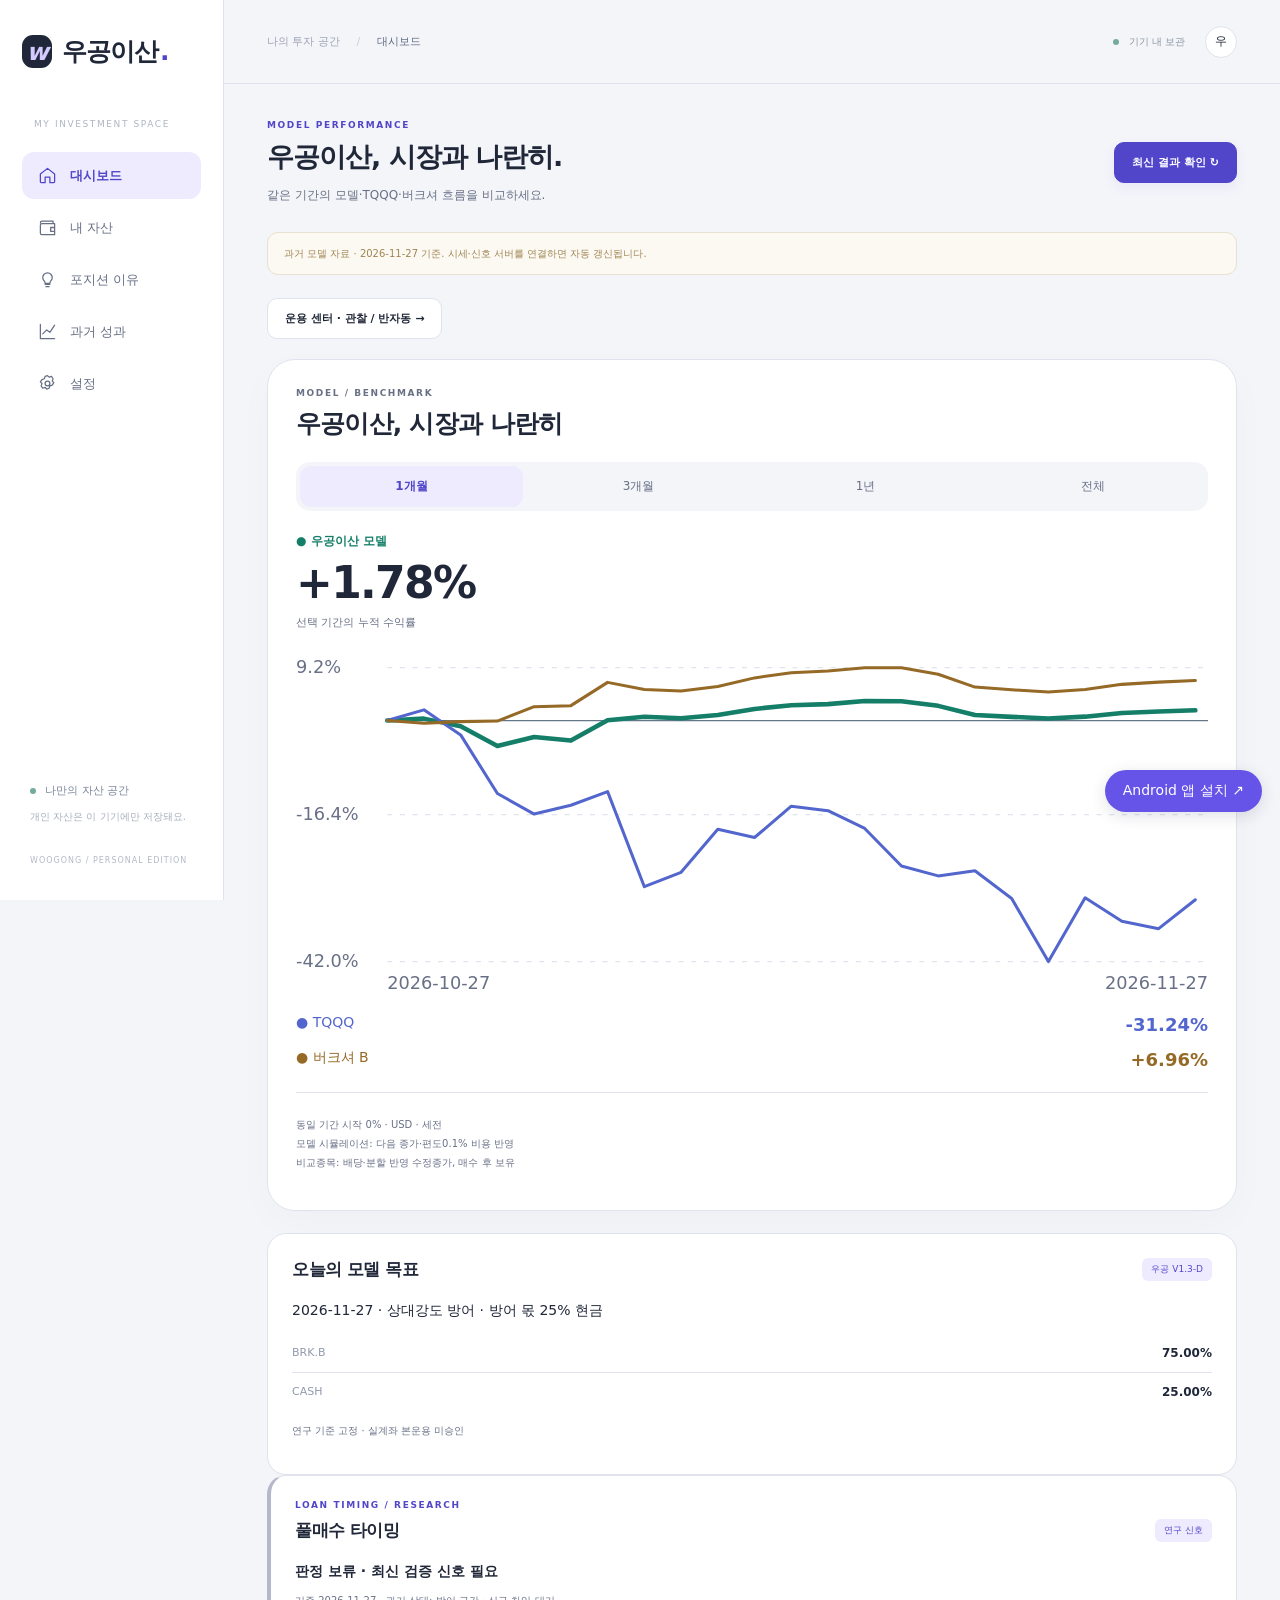
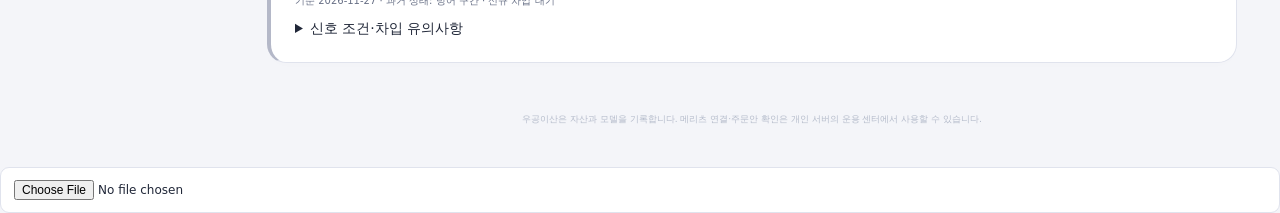
<file: site/index.html>
<!doctype html>
<html lang="ko"><head><meta charset="utf-8"><meta name="viewport" content="width=device-width,initial-scale=1,viewport-fit=cover"><meta name="theme-color" content="#17213c"><title>우공이산 · 내 자산의 기준</title><link rel="stylesheet" href="style.css?v=063"></head>
<body>
<aside class="sidebar"><a class="brand" href="#"><span class="brand-icon">w</span>우공이산<span class="brand-dot">.</span></a><div class="workspace-label">MY INVESTMENT SPACE</div><nav id="sidebar-nav"></nav><div class="sidebar-bottom"><span class="private-dot"></span> 나만의 자산 공간<p>개인 자산은 이 기기에만 저장돼요.</p><div class="version-label">WOOGONG / PERSONAL EDITION</div></div></aside>
<div class="workspace"><header class="topbar"><div class="breadcrumb">나의 투자 공간 <span>/</span> <b id="breadcrumb">대시보드</b></div><div class="top-actions"><span class="local-badge"><i></i> 기기 내 보관</span><button class="avatar" data-action="tab" data-value="settings" aria-label="설정 열기">우</button></div></header><main><div class="page-heading"><div><div class="eyebrow" id="eyebrow">PORTFOLIO OVERVIEW</div><h1 id="page-title">차분하게, 같은 원칙으로.</h1><p id="page-subtitle">오늘의 흐름을 확인하고 다음 걸음을 준비하세요.</p></div><button class="button primary" id="header-action" data-action="refresh">최신 결과 확인 <span>↻</span></button></div><div id="notice" class="notice" role="status"></div><a class="button" style="margin-bottom:20px;display:inline-flex;text-decoration:none" href="trading.html?preview=1">운용 센터 · 관찰 / 반자동 →</a><div id="content"></div><footer>우공이산은 자산과 모델을 기록합니다. 메리츠 연결·주문안 확인은 개인 서버의 운용 센터에서 사용할 수 있습니다.</footer></main></div>
<nav id="mobile-nav" class="mobile-nav"></nav>
<a href="install.html" style="position:fixed;right:18px;bottom:88px;z-index:10;border-radius:24px;padding:12px 18px;background:#6654e8;color:white;text-decoration:none;box-shadow:0 4px 16px #18213c22" aria-label="우공이산 Android 앱 설치">Android 앱 설치 ↗</a>
<dialog id="editor"><div class="dialog-head"><div><div class="eyebrow">ACCOUNT RECONCILIATION</div><h2>메리츠 잔고 맞추기</h2></div><button class="icon-button" data-action="close-editor" aria-label="닫기">×</button></div><form id="account-form"></form></dialog>
<dialog id="flow-dialog"><div class="dialog-head"><h2>입금 · 출금 기록</h2><button class="icon-button" data-action="close-flow" aria-label="닫기">×</button></div><form id="flow-form"><div class="field-row"><label>종류<select name="direction"><option value="deposit">입금</option><option value="withdraw">출금</option></select></label><label>통화<select name="currency"><option>KRW</option><option>USD</option></select></label></div><label>금액<input type="number" name="amount" min="0.01" step="any" required placeholder="0"></label><p class="help">현금과 순투입금에 함께 반영됩니다. 달러 입출금은 입력한 기준환율을 사용합니다. 과거 입출금의 소급 입력은 지원하지 않습니다.</p><p class="form-error" role="alert"></p><button class="button primary full">입출금 반영</button></form></dialog>
<dialog id="daily-dialog"><div class="dialog-head"><h2>일별 자산 상세</h2><button class="icon-button" data-action="close-daily" aria-label="닫기">×</button></div><div id="daily-body"></div></dialog>
<input type="file" id="backup-file" accept="application/json,.json" hidden><div id="toast" role="status"></div>
<script type="module" src="app.mjs?v=063"></script></body></html>
</file>
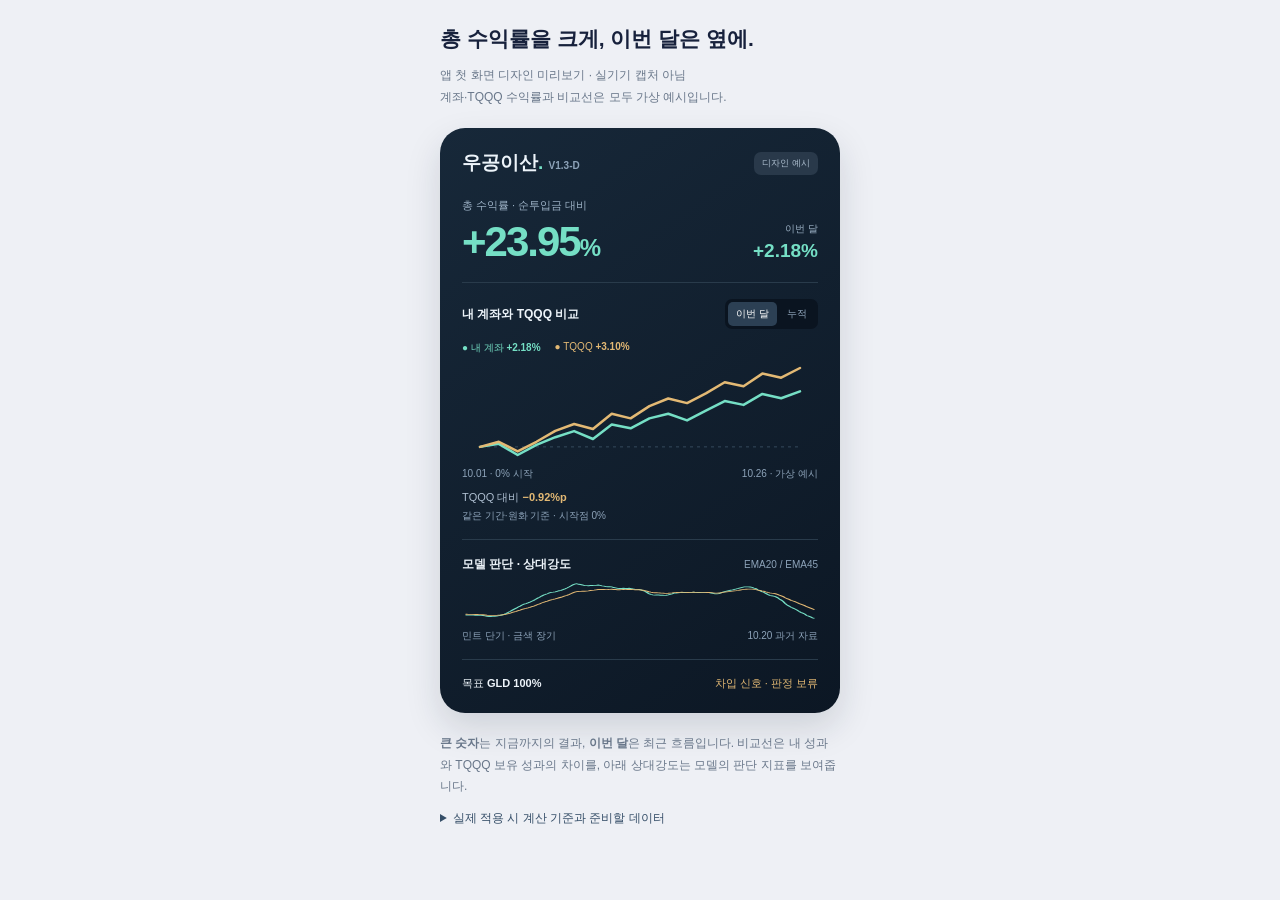
<file: site/app-preview.html>
<!doctype html><html lang="ko"><meta charset="utf-8"><meta name="viewport" content="width=device-width,initial-scale=1"><title>우공이산 · 앱 첫 화면 제안</title><style>
*{box-sizing:border-box}body{margin:0;padding:25px 18px;background:#eef0f5;font-family:'Malgun Gothic',sans-serif;color:#17213c}main{max-width:400px;margin:auto}h1{font-size:21px;margin:0 0 8px}p{font-size:12px;line-height:1.8;color:#69778a}.widget{margin-top:20px;background:linear-gradient(145deg,#172839,#0c1724);border-radius:25px;padding:22px;color:#edf4fa;box-shadow:0 15px 35px #15243625}.row{display:flex;justify-content:space-between;align-items:center;gap:8px}.brand{font-size:19px;font-weight:800}.muted{color:#8da3b9;font-size:10px}.label{font-size:11px;color:#9bb0c4;margin:22px 0 5px}.total{font-size:42px;color:#75dfc5;font-weight:800;letter-spacing:-2px}.month{text-align:right;font-size:10px;color:#9bb0c4}.month b{display:block;font-size:19px;color:#75dfc5;margin-top:4px}.line{height:1px;background:#293b4b;margin:16px 0}.title{font-size:12px;font-weight:bold}.tabs{display:flex;gap:2px;padding:3px;background:#0a1420;border-radius:7px}button{border:0;background:none;color:#91a7bd;padding:5px 8px;border-radius:5px;font-size:10px;cursor:pointer}button[aria-pressed=true]{background:#2c4054;color:white}.legend{font-size:10px;display:flex;gap:14px;margin-top:12px}.mint{color:#75dfc5}.gold{color:#e3b974}.chart{width:100%;height:100px;display:block;margin:6px 0}.relative{width:100%;height:40px;display:block;margin:8px 0}.gap{font-size:11px;color:#aebed0;margin:9px 0 4px}.foot{font-size:11px}.explain{margin-top:20px}summary{font-size:12px;cursor:pointer;color:#354e68}details p{font-size:11px}.badge{background:#29394a;padding:5px 8px;border-radius:7px;font-size:9px;color:#aebfd0}
</style><main><h1>총 수익률을 크게, 이번 달은 옆에.</h1><p>앱 첫 화면 디자인 미리보기 · 실기기 캡처 아님<br>계좌·TQQQ 수익률과 비교선은 모두 가상 예시입니다.</p><section class="widget"><div class="row"><div class="brand">우공이산<span class="mint">.</span> <span class="muted">V1.3-D</span></div><span class="badge">디자인 예시</span></div><div class="label">총 수익률 · 순투입금 대비</div><div class="row"><div class="total">+23.95<span style="font-size:24px">%</span></div><div class="month">이번 달<b>+2.18%</b></div></div><div class="line"></div><div class="row"><span class="title">내 계좌와 TQQQ 비교</span><div class="tabs"><button id="monthly" aria-pressed="true">이번 달</button><button id="all" aria-pressed="false">누적</button></div></div><div class="legend"><span class="mint">● 내 계좌 <b id="account"></b></span><span class="gold">● TQQQ <b id="model"></b></span></div><svg id="compare" class="chart" viewBox="0 0 320 100" role="img" aria-label="내 계좌와 TQQQ의 가상 수익률 비교 그래프"></svg><div class="row muted"><span id="start"></span><span>10.26 · 가상 예시</span></div><div class="gap">TQQQ 대비 <b class="gold" id="gap"></b></div><div class="muted">같은 기간·원화 기준 · 시작점 0%</div><div class="line"></div><div class="row"><span class="title">모델 판단 · 상대강도</span><span class="muted">EMA20 / EMA45</span></div><svg id="relative" class="relative" viewBox="0 0 800 180" preserveAspectRatio="none" role="img" aria-label="저장된 상대강도 EMA 그래프"></svg><div class="row muted"><span>민트 단기 · 금색 장기</span><span>10.20 과거 자료</span></div><div class="line"></div><div class="row foot"><span>목표 <b>GLD 100%</b></span><span class="gold">차입 신호 · 판정 보류</span></div></section><p class="explain"><b>큰 숫자</b>는 지금까지의 결과, <b>이번 달</b>은 최근 흐름입니다. 비교선은 내 성과와 TQQQ 보유 성과의 차이를, 아래 상대강도는 모델의 판단 지표를 보여줍니다.</p><details><summary>실제 적용 시 계산 기준과 준비할 데이터</summary><p>총 수익률 = (평가액 − 순투입금) ÷ 순투입금. 입출금 시점까지 반영한 연환산 수익률과는 다릅니다.</p><p>월간·TQQQ 비교는 입출금 영향을 보정하고 같은 시작일·통화·평가 시점을 맞춰야 합니다. 큰 총 수익률 숫자와 그래프의 수익률은 계산 방식에 따라 다를 수 있습니다.</p><p>현재 연결 잔고에는 순투입금·완전한 입출금 원장이 없습니다. TQQQ는 같은 시작일에 매수·보유한 총수익(분배금 재투자)을 같은 환율 기준으로 원화 환산해 비교할 예정입니다. 연결·검증 전에는 실제 수익률을 ‘계산 준비 중’으로 표시해야 합니다. 위 숫자와 비교선은 디자인용이며 실제 성과가 아닙니다.</p></details></main><script type="module">
const account=[0,.12,-.32,.08,.38,.62,.31,.88,.73,1.12,1.3,1.04,1.42,1.8,1.65,2.08,1.91,2.18],model=[0,.2,-.18,.2,.63,.9,.7,1.3,1.12,1.6,1.9,1.72,2.1,2.54,2.38,2.88,2.72,3.1];
const el=id=>document.getElementById(id);
function render(all){const a=account.map(v=>v*(all?23.95/2.18:1)),m=model.map(v=>v*(all?26.4/3.1:1)),values=[...a,...m],lo=Math.min(...values),hi=Math.max(...values),y=v=>94-87*(v-lo)/(hi-lo);el('compare').innerHTML=`<line x1="0" x2="320" y1="${y(0)}" y2="${y(0)}" stroke="#34495c" stroke-dasharray="3 4"/>`+[a,m].map((s,j)=>`<polyline fill="none" stroke="${j?'#e3b974':'#75dfc5'}" stroke-width="2.5" stroke-linecap="round" stroke-linejoin="round" points="${s.map((v,i)=>`${320*i/(s.length-1)},${y(v)}`).join(' ')}"/>`).join('');el('account').textContent='+'+a.at(-1).toFixed(2)+'%';el('model').textContent='+'+m.at(-1).toFixed(2)+'%';el('gap').textContent='−'+(m.at(-1)-a.at(-1)).toFixed(2)+'%p';el('start').textContent=(all?'07.01':'10.01')+' · 0% 시작';el('monthly').setAttribute('aria-pressed',!all);el('all').setAttribute('aria-pressed',all)}el('monthly').onclick=()=>render(false);el('all').onclick=()=>render(true);render(false);
const s=await(await fetch('snapshot.json',{cache:'no-store'})).json(),rows=s.charts.relative,keys=['relative_fast','relative_slow'],values=rows.flatMap(r=>keys.map(k=>r[k])),lo=Math.min(...values),range=Math.max(...values)-lo||1;el('relative').innerHTML=keys.map((k,j)=>`<polyline fill="none" stroke="${j?'#e3b974':'#75dfc5'}" stroke-width="4" points="${rows.map((r,i)=>`${8+784*i/(rows.length-1)},${168-156*(r[k]-lo)/range}`).join(' ')}"/>`).join('');
</script></html>
</file>
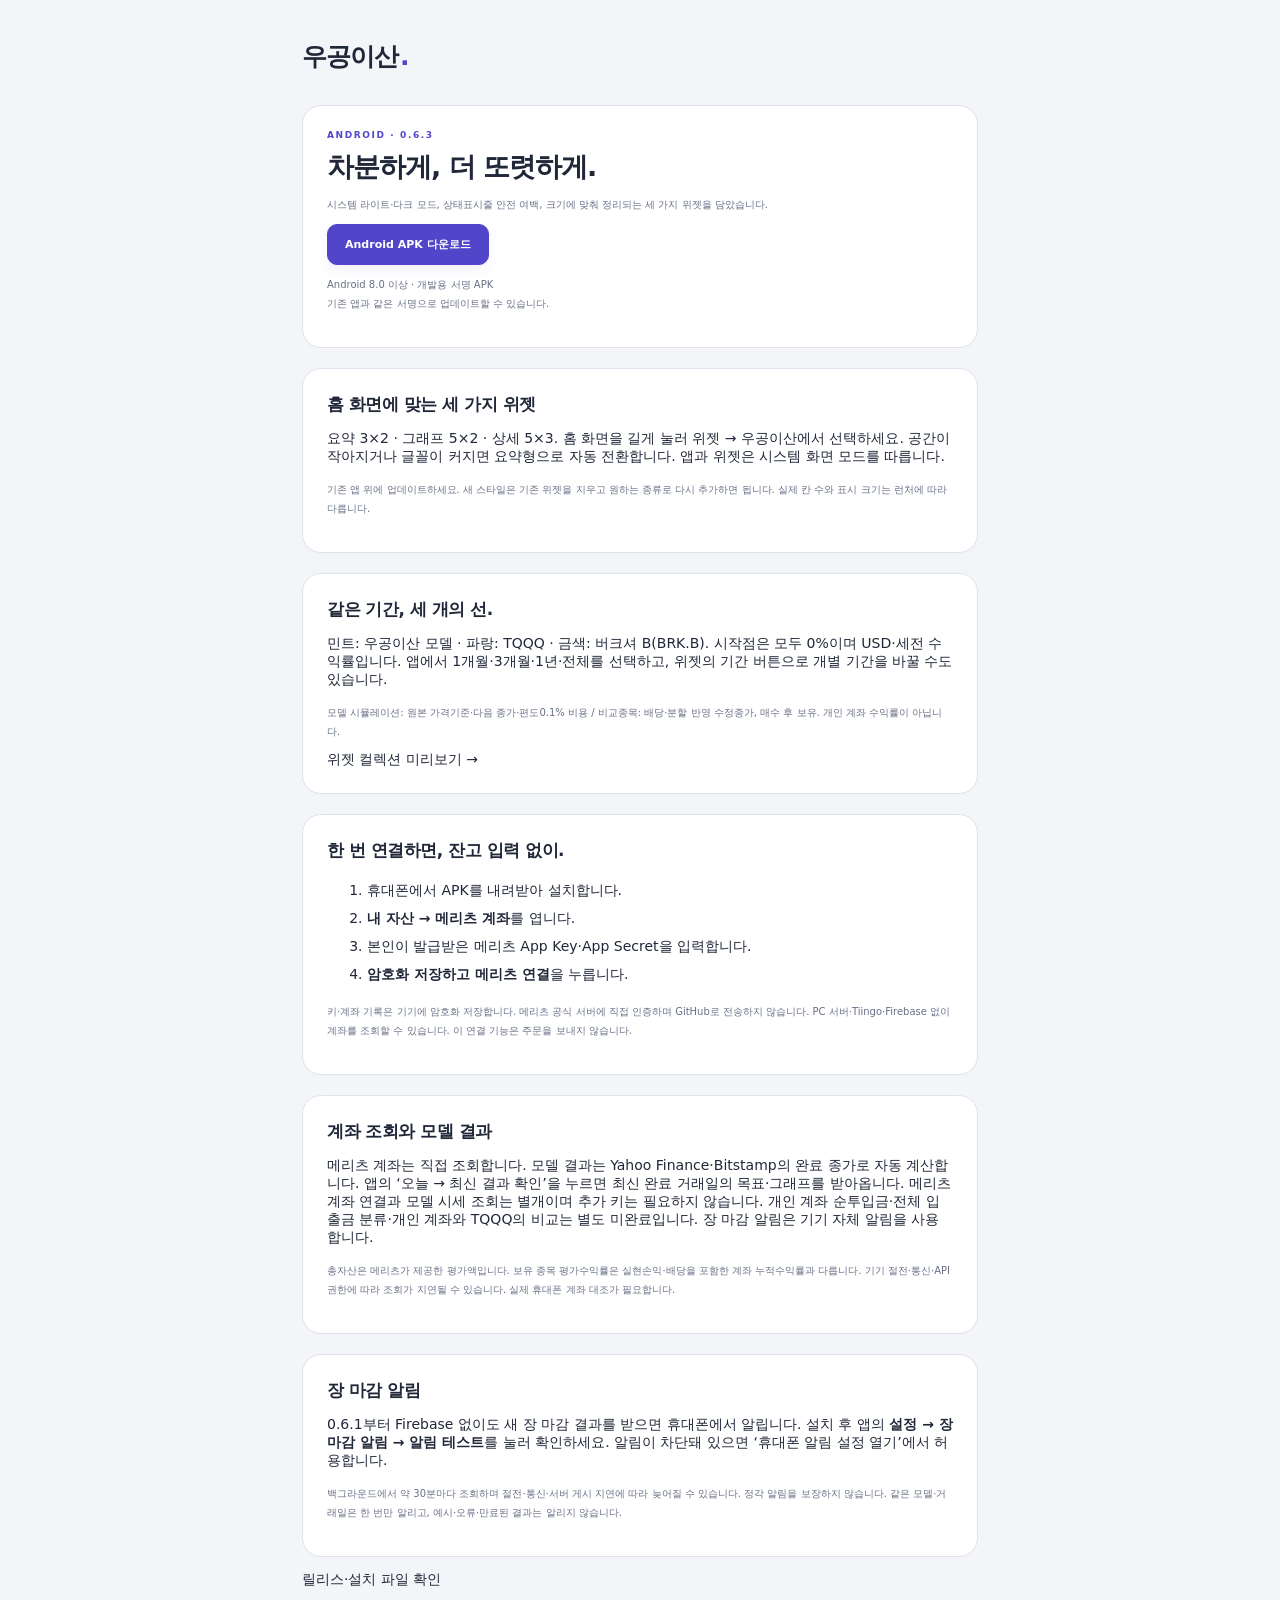
<file: site/install.html>
<!doctype html>
<html lang="ko"><head><meta charset="utf-8"><meta name="viewport" content="width=device-width,initial-scale=1"><title>우공이산 · Android 설치</title><link rel="stylesheet" href="style.css?v=063"></head>
<body><main style="max-width:720px;margin:auto;padding:40px 22px 70px">
<a href="./" class="brand" style="text-decoration:none">우공이산<span class="brand-dot">.</span></a>
<section class="card" style="margin-top:32px"><div class="eyebrow">ANDROID · 0.6.3</div><h1>차분하게, 더 또렷하게.</h1><p class="caption">시스템 라이트·다크 모드, 상태표시줄 안전 여백, 크기에 맞춰 정리되는 세 가지 위젯을 담았습니다.</p>
<a class="button primary" href="https://github.com/eastgenie0909-cell/woogongisan/releases/download/v0.6.3/woogong-0.6.3-trading-debug.apk" style="display:inline-flex;text-decoration:none">Android APK 다운로드</a>
<p class="caption">Android 8.0 이상 · 개발용 서명 APK<br>기존 앱과 같은 서명으로 업데이트할 수 있습니다.</p></section>
<section class="card" style="margin-top:20px"><h2>홈 화면에 맞는 세 가지 위젯</h2><p>요약 3×2 · 그래프 5×2 · 상세 5×3. 홈 화면을 길게 눌러 위젯 → 우공이산에서 선택하세요. 공간이 작아지거나 글꼴이 커지면 요약형으로 자동 전환합니다. 앱과 위젯은 시스템 화면 모드를 따릅니다.</p><p class="caption">기존 앱 위에 업데이트하세요. 새 스타일은 기존 위젯을 지우고 원하는 종류로 다시 추가하면 됩니다. 실제 칸 수와 표시 크기는 런처에 따라 다릅니다.</p></section><section class="card" style="margin-top:20px"><h2>같은 기간, 세 개의 선.</h2><p>민트: 우공이산 모델 · 파랑: TQQQ · 금색: 버크셔 B(BRK.B). 시작점은 모두 0%이며 USD·세전 수익률입니다. 앱에서 1개월·3개월·1년·전체를 선택하고, 위젯의 기간 버튼으로 개별 기간을 바꿀 수도 있습니다.</p><p class="caption">모델 시뮬레이션: 원본 가격기준·다음 종가·편도0.1% 비용 / 비교종목: 배당·분할 반영 수정종가, 매수 후 보유. 개인 계좌 수익률이 아닙니다.</p><a href="widget-preview.html">위젯 컬렉션 미리보기 →</a></section><section class="card" style="margin-top:20px"><h2>한 번 연결하면, 잔고 입력 없이.</h2><ol style="line-height:2"><li>휴대폰에서 APK를 내려받아 설치합니다.</li><li><strong>내 자산 → 메리츠 계좌</strong>를 엽니다.</li><li>본인이 발급받은 메리츠 App Key·App Secret을 입력합니다.</li><li><strong>암호화 저장하고 메리츠 연결</strong>을 누릅니다.</li></ol><p class="caption">키·계좌 기록은 기기에 암호화 저장합니다. 메리츠 공식 서버에 직접 인증하며 GitHub로 전송하지 않습니다. PC 서버·Tiingo·Firebase 없이 계좌를 조회할 수 있습니다. 이 연결 기능은 주문을 보내지 않습니다.</p></section>
<section class="card" style="margin-top:20px"><h2>계좌 조회와 모델 결과</h2><p>메리츠 계좌는 직접 조회합니다. 모델 결과는 Yahoo Finance·Bitstamp의 완료 종가로 자동 계산합니다. 앱의 ‘오늘 → 최신 결과 확인’을 누르면 최신 완료 거래일의 목표·그래프를 받아옵니다. 메리츠 계좌 연결과 모델 시세 조회는 별개이며 추가 키는 필요하지 않습니다. 개인 계좌 순투입금·전체 입출금 분류·개인 계좌와 TQQQ의 비교는 별도 미완료입니다. 장 마감 알림은 기기 자체 알림을 사용합니다.</p><p class="caption">총자산은 메리츠가 제공한 평가액입니다. 보유 종목 평가수익률은 실현손익·배당을 포함한 계좌 누적수익률과 다릅니다. 기기 절전·통신·API 권한에 따라 조회가 지연될 수 있습니다. 실제 휴대폰 계좌 대조가 필요합니다.</p></section>
<section class="card" style="margin-top:20px"><h2>장 마감 알림</h2><p>0.6.1부터 Firebase 없이도 새 장 마감 결과를 받으면 휴대폰에서 알립니다. 설치 후 앱의 <strong>설정 → 장 마감 알림 → 알림 테스트</strong>를 눌러 확인하세요. 알림이 차단돼 있으면 ‘휴대폰 알림 설정 열기’에서 허용합니다.</p><p class="caption">백그라운드에서 약 30분마다 조회하며 절전·통신·서버 게시 지연에 따라 늦어질 수 있습니다. 정각 알림을 보장하지 않습니다. 같은 모델·거래일은 한 번만 알리고, 예시·오류·만료된 결과는 알리지 않습니다.</p></section><p><a href="https://github.com/eastgenie0909-cell/woogongisan/releases/tag/v0.6.3">릴리스·설치 파일 확인</a></p>
</main></body></html>
</file>
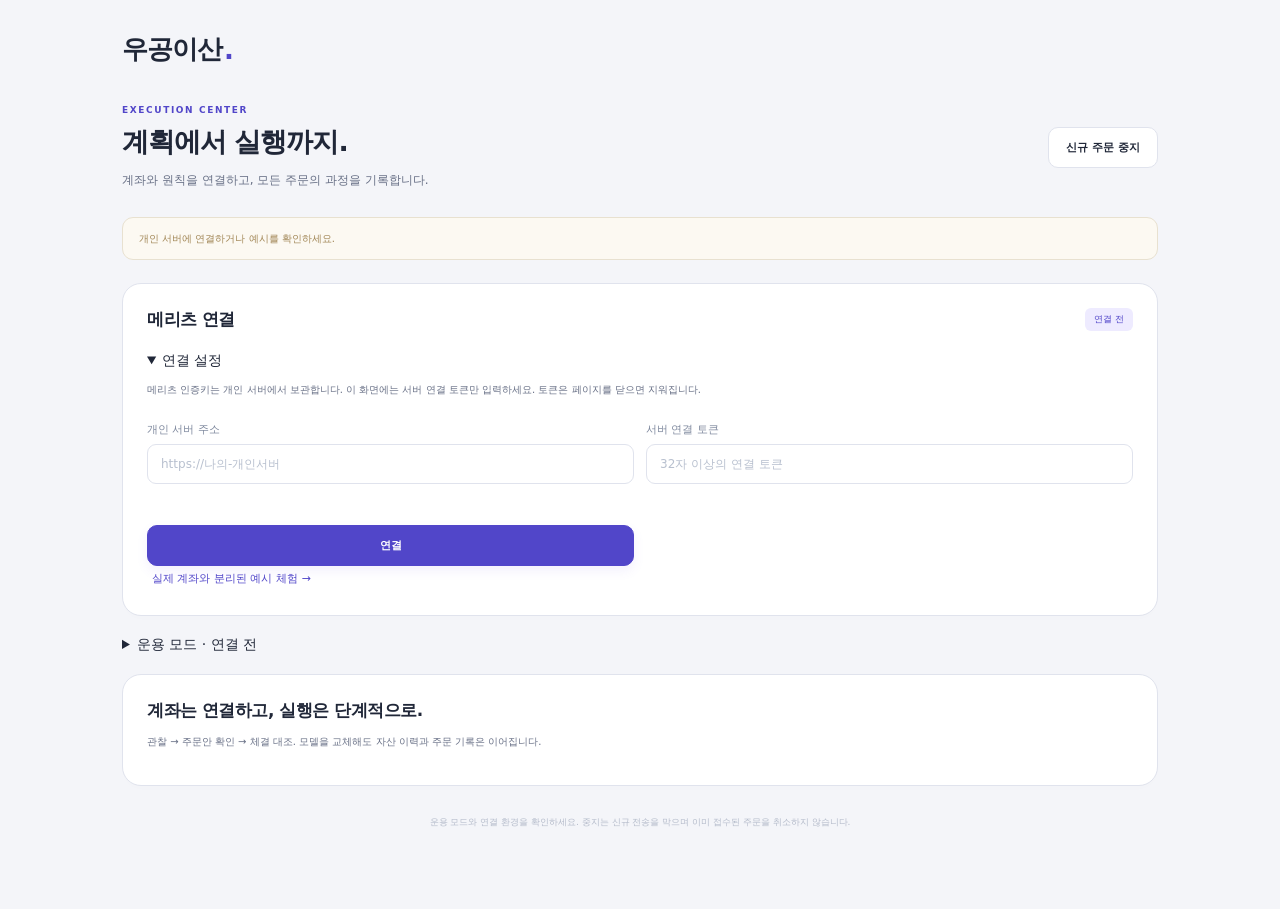
<file: site/trading.html>
<!doctype html>
<html lang="ko"><head><meta charset="utf-8"><meta name="viewport" content="width=device-width,initial-scale=1"><title>우공이산 · 운용 센터</title><link rel="stylesheet" href="style.css?v=0.5.1"></head>
<body><main style="max-width:1080px;margin:auto;padding:32px 22px 70px">
<a href="./" class="brand" style="font-size:26px;text-decoration:none">우공이산<span class="brand-dot">.</span></a>
<div class="page-heading" style="margin-top:38px"><div><div class="eyebrow">EXECUTION CENTER</div><h1>계획에서 실행까지.</h1><p>계좌와 원칙을 연결하고, 모든 주문의 과정을 기록합니다.</p></div><button id="pause" class="button">신규 주문 중지</button></div>
<div id="message" class="notice" role="status">개인 서버에 연결하거나 예시를 확인하세요.</div>
<section class="card" style="margin-bottom:20px"><div class="card-head"><h2>메리츠 연결</h2><span class="badge" id="connection">연결 전</span></div>
<details id="connection-settings" open><summary>연결 설정</summary><p class="caption">메리츠 인증키는 개인 서버에서 보관합니다. 이 화면에는 서버 연결 토큰만 입력하세요. 토큰은 페이지를 닫으면 지워집니다.</p>
<form id="connect" class="field-row"><label>개인 서버 주소<input id="server" placeholder="https://나의-개인서버"></label><label>서버 연결 토큰<input id="token" type="password" autocomplete="off" placeholder="32자 이상의 연결 토큰"></label><button class="button primary" style="align-self:center;margin-top:16px">연결</button></form>
<button class="text-button" id="preview">실제 계좌와 분리된 예시 체험 →</button></details></section>
<details id="mode-settings"><summary id="mode-summary">운용 모드 설정</summary><div class="settings-grid" id="modes"></div></details><div id="dashboard" style="margin-top:20px"></div>
<dialog id="approval"><div class="dialog-head"><h2>주문안 최종 확인</h2><button class="icon-button" id="close-approval" aria-label="닫기">×</button></div><div id="approval-body"></div><button class="button primary full" id="send">확인한 주문안 실행</button></dialog>
<dialog id="resolve"><div class="dialog-head"><h2>미확인 주문 대조</h2><button class="icon-button" id="close-resolve" aria-label="닫기">×</button></div><p class="caption">메리츠 앱에서 확인한 주문번호·주문일자를 입력하세요. 종목·방향·수량·가격이 일치할 때만 연결합니다. 주문이 보이지 않아도 미접수로 추정해 재전송하지 않습니다.</p><form id="resolve-form"><label>주문번호<input name="broker_id" required inputmode="numeric"></label><label>주문일자<input name="broker_date" required type="date"></label><button class="button primary full">증권사 내역과 대조</button></form></dialog>
<footer>운용 모드와 연결 환경을 확인하세요. 중지는 신규 전송을 막으며 이미 접수된 주문을 취소하지 않습니다.</footer>
</main><script type="module" src="trading.mjs?v=0.5.1"></script></body></html>
</file>
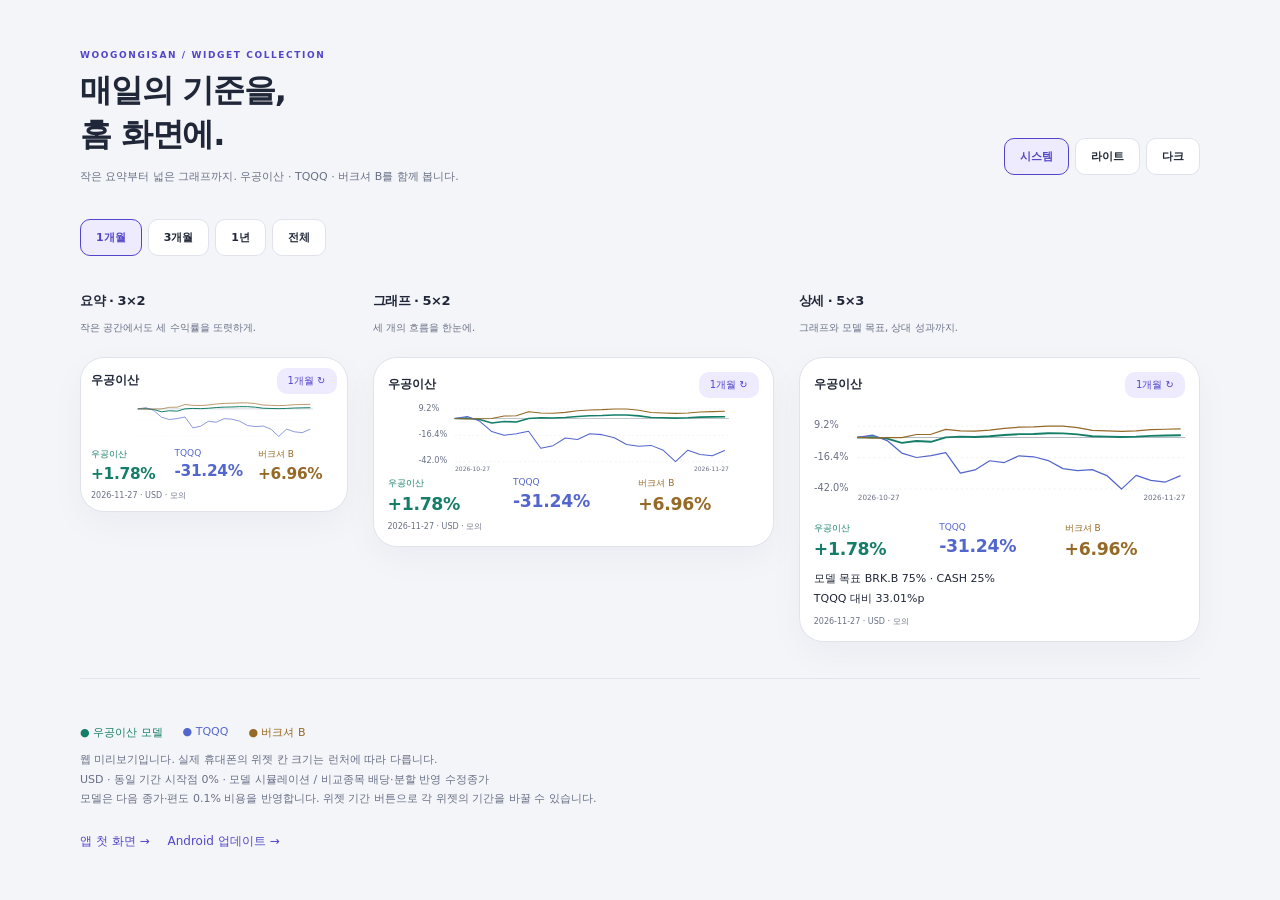
<file: site/widget-preview.html>
<!doctype html><html lang="ko"><head><meta charset="utf-8"><meta name="viewport" content="width=device-width,initial-scale=1,viewport-fit=cover"><title>우공이산 · 위젯 컬렉션</title><link rel="stylesheet" href="style.css?v=063"><style>
body{padding:50px 24px}main{max-width:1120px;padding:0;margin:auto}.gallery-heading{display:flex;align-items:flex-end;justify-content:space-between;gap:20px}.gallery-heading h1{font-size:32px;letter-spacing:-1.2px}.switches{display:flex;flex-wrap:wrap;gap:6px;margin:22px 0}.switches button{font-size:11px;padding:10px 15px}.switches button[aria-pressed=true]{background:var(--pale);color:var(--purple);border-color:var(--purple)}.gallery{display:grid;grid-template-columns:.8fr 1.2fr 1.2fr;gap:25px;align-items:start;margin:36px 0}.sample h2{font-size:13px;margin-bottom:8px}.sample>p{margin:0 0 20px}.widget{height:190px;background:var(--surface);border:1px solid var(--line);border-radius:24px;padding:14px;box-shadow:0 12px 35px #12213a0a;display:flex;flex-direction:column;min-width:0}.widget.compact{height:155px;padding:10px}.widget.detail{height:285px}.widget-head{display:flex;align-items:center;justify-content:space-between;gap:8px;min-height:26px}.widget-head strong{font-size:12px}.period-button{background:var(--pale);color:var(--purple);border:0;border-radius:10px;height:26px;min-width:60px;font-size:10px;padding:0 6px}.widget-chart{flex:1;min-height:0;margin:5px 0}.widget-chart svg{height:100%;width:100%;overflow:visible}.compact .widget-chart svg text{display:none}.widget-values{display:grid;grid-template-columns:repeat(3,minmax(0,1fr));gap:5px}.widget-values span{display:block;font-size:9px;margin-bottom:4px;white-space:nowrap}.widget-values strong{font-size:clamp(12px,1.35vw,18px);letter-spacing:-.3px;font-variant-numeric:tabular-nums;white-space:nowrap}.compact .widget-values strong{font-size:clamp(11px,1.2vw,16px)}.widget-date{font-size:8px;color:var(--muted);margin-top:7px;white-space:nowrap;overflow:hidden;text-overflow:ellipsis}.widget-detail{font-size:11px;line-height:1.8;padding-top:10px}.legend{display:flex;gap:20px;flex-wrap:wrap;font-size:11px;margin-top:26px}.gallery-foot{border-top:1px solid var(--line);padding-top:20px}.preview-notice{font-size:11px;color:var(--muted);line-height:1.8;margin:10px 0}.gallery-links{display:flex;gap:18px;margin-top:24px;color:var(--purple);font-size:12px}
@media(max-width:900px){.gallery{grid-template-columns:1fr 1fr}.sample:last-child{grid-column:1/-1;max-width:450px}.widget-values strong{font-size:17px}.compact .widget-values strong{font-size:16px}.gallery-heading{display:block}}
@media(max-width:550px){body{padding:32px 18px}.gallery{grid-template-columns:1fr;gap:28px}.sample:last-child{grid-column:auto}.sample{width:100%;max-width:400px}.sample:first-child{max-width:250px}.gallery-heading h1{font-size:28px}}
</style></head><body><main><div class="gallery-heading"><div><div class="eyebrow">WOOGONGISAN / WIDGET COLLECTION</div><h1>매일의 기준을,<br>홈 화면에.</h1><p class="preview-notice">작은 요약부터 넓은 그래프까지. 우공이산 · TQQQ · 버크셔 B를 함께 봅니다.</p></div><div class="switches" id="themes" aria-label="미리보기 화면 모드"><button class="button" data-theme="system" aria-pressed="true">시스템</button><button class="button" data-theme="light" aria-pressed="false">라이트</button><button class="button" data-theme="dark" aria-pressed="false">다크</button></div></div><div id="periods" class="switches" aria-label="비교 기간"></div><div id="gallery" class="gallery">자료를 불러오는 중…</div><div class="gallery-foot"><div class="legend"><span style="color:var(--series-model)">● 우공이산 모델</span><span style="color:var(--series-tqqq)">● TQQQ</span><span style="color:var(--series-brkb)">● 버크셔 B</span></div><p class="preview-notice">웹 미리보기입니다. 실제 휴대폰의 위젯 칸 크기는 런처에 따라 다릅니다.<br>USD · 동일 기간 시작점 0% · 모델 시뮬레이션 / 비교종목 배당·분할 반영 수정종가<br>모델은 다음 종가·편도 0.1% 비용을 반영합니다. 위젯 기간 버튼으로 각 위젯의 기간을 바꿀 수 있습니다.</p><div class="gallery-links"><a href="./">앱 첫 화면 →</a><a href="install.html">Android 업데이트 →</a></div></div></main><script type="module" src="widget-preview.mjs?v=063"></script></body></html>
</file>
<file: site/style.css>
:root{--ink:#19233d;--muted:#8891a5;--purple:#6a55e5;--pale:#f0edff;--line:#edf0f5;--bg:#f5f6fa;--red:#df6673;--blue:#5289cb;--gold:#af8854}*{box-sizing:border-box}body{margin:0;color:var(--ink);background:var(--bg);font-family:'Pretendard','Inter','Noto Sans KR','Malgun Gothic',system-ui,sans-serif;font-size:14px;-webkit-font-smoothing:antialiased}button,input,select{font:inherit}button,a,select{ -webkit-tap-highlight-color:transparent}button{cursor:pointer}a{color:inherit;text-decoration:none}button{transition:background .18s,transform .18s}button:active{transform:translateY(1px)}button:focus-visible,a:focus-visible,input:focus-visible,select:focus-visible{outline:3px solid #b0a2ff;outline-offset:3px}.sidebar{width:224px;background:#fff;border-right:1px solid #e9edf4;position:fixed;inset:0 auto 0 0;padding:35px 22px;display:flex;flex-direction:column}.brand{font-size:25px;font-weight:800;letter-spacing:-1px;display:flex;align-items:center;gap:10px}.brand-dot{color:var(--purple);margin-left:-8px}.brand-icon{display:grid;place-items:center;width:30px;height:33px;background:var(--ink);color:#d4caff;border-radius:11px;font-size:24px;font-style:italic}.workspace-label{font-size:9px;color:#adb4c4;letter-spacing:1.6px;margin:51px 12px 18px}.nav-item{display:flex;align-items:center;gap:13px;border:0;background:transparent;color:#8a93a7;width:100%;padding:14px 16px;margin:5px 0;border-radius:12px;text-align:left;font-size:13px}.nav-item svg{width:19px;height:19px}.nav-item.active{background:var(--pale);color:var(--purple);font-weight:750}.sidebar-bottom{margin-top:auto;font-size:11px;color:#79839a;padding:18px 8px 0}.sidebar-bottom p{font-size:10px;color:#a6adbc;line-height:1.8}.private-dot,.local-badge i{display:inline-block;width:6px;height:6px;background:#74ac9c;border-radius:50%;margin-right:6px}.version-label{font-size:8px;letter-spacing:1px;margin-top:30px;color:#b2b9c7}.workspace{margin-left:224px}.topbar{height:84px;border-bottom:1px solid #e8ecf3;display:flex;align-items:center;justify-content:space-between;padding:0 43px}.breadcrumb{color:#9ca4b5;font-size:11px}.breadcrumb span{margin:0 13px;color:#c9ced9}.breadcrumb b{color:#606b85;font-weight:500}.top-actions{display:flex;align-items:center;gap:20px}.local-badge{font-size:10px;color:#8994a5}.avatar{border:1px solid #e6e8ef;background:white;color:#7a6ca8;font-size:12px;border-radius:50%;width:32px;height:32px}main{max-width:1410px;margin:auto;padding:36px 43px 24px}.page-heading{display:flex;justify-content:space-between;gap:16px;align-items:center;margin:0 0 27px}.eyebrow{font-size:9px;letter-spacing:1.6px;color:var(--purple);font-weight:750;margin-bottom:9px}h1{font-size:27px;letter-spacing:-1px;margin:0;font-weight:750}h2{font-size:17px;letter-spacing:-.5px;margin:0}h3{font-size:14px;margin:0}.page-heading p{font-size:12px;color:var(--muted);margin:10px 0 0;line-height:1.7}.button{border:1px solid #e1e5ef;background:#fff;color:#606b82;padding:12px 17px;border-radius:10px;font-size:11px;font-weight:600;display:inline-flex;align-items:center;justify-content:center;gap:12px}.button:hover{background:#f4f2ff}.button.primary{background:var(--purple);border-color:var(--purple);color:#fff;box-shadow:0 5px 12px #6a55e515}.button.primary:hover{background:#5b47d2}.button.ghost{background:transparent;border-color:transparent;color:#8b93a5}.button.full{width:100%}.button.small{padding:8px 11px;font-size:10px}.text-button{border:0;background:transparent;color:var(--purple);font-size:11px;padding:5px;display:inline-flex;align-items:center;gap:8px}.text-button svg{width:14px;height:14px}.notice{border:1px solid #e8e1d0;background:#fcf9f2;color:#a08554;padding:12px 16px;font-size:10px;border-radius:11px;margin-bottom:23px;display:flex;justify-content:space-between;gap:15px;line-height:1.7}.notice:empty{display:none}.notice.demo{background:#eeebff;border-color:#e5dfff;color:#7761b4}.notice button{font-size:10px;background:transparent;border:0;color:inherit;text-decoration:underline;white-space:nowrap}.grid{display:grid;grid-template-columns:minmax(0,1.5fr) minmax(310px,1fr);gap:22px}.stack{display:flex;flex-direction:column;gap:21px}.card{background:#fff;border:1px solid #eaedf5;border-radius:19px;padding:24px;box-shadow:0 4px 14px #24335102;min-width:0}.card-head{display:flex;align-items:center;justify-content:space-between;margin-bottom:21px;gap:12px}.card-head .sub{color:#a0a8ba;font-size:10px}.badge{background:var(--pale);padding:5px 9px;border-radius:6px;color:var(--purple);font-size:9px;display:inline-flex;gap:5px;align-items:center}.badge.dot:before{content:'';width:5px;height:5px;border-radius:50%;background:currentColor;align-self:center}.balance-card{border-radius:23px;padding:28px 29px;color:white;background:radial-gradient(ellipse at 100% 0%,#574b81 0,transparent 62%),linear-gradient(125deg,#18233f,#29324e);box-shadow:0 12px 24px #1c27451a;position:relative;overflow:hidden}.balance-card:after{content:'';position:absolute;width:220px;height:220px;border:1px solid #ffffff09;border-radius:50%;right:-100px;bottom:-130px}.balance-card .card-head{margin-bottom:17px}.balance-label{color:#b4bdd5;font-size:11px}.broker{font-size:9px;letter-spacing:2px;color:#bfb4eb}.balance-value{font-size:36px;letter-spacing:-1.8px;font-weight:750;margin:10px 0 7px;font-variant-numeric:tabular-nums;line-height:1.3}.balance-value small{font-size:20px;letter-spacing:0;margin-left:6px;font-weight:500}.balance-usd{font-size:10px;color:#99a5c2;line-height:1.8}.balance-bottom{margin-top:25px;padding-top:19px;border-top:1px solid #ffffff16;display:flex;justify-content:space-between;align-items:center}.balance-bottom span{font-size:9px;color:#9facc8}.balance-bottom strong{display:block;color:#c2b7ff;margin-top:6px;font-size:15px}.balance-spark{width:105px;height:40px;opacity:.75}.stat-pair{display:grid;grid-template-columns:1fr 1fr;gap:14px;margin-top:15px}.stat-box{border:1px solid #eaedf5;background:#fff;border-radius:15px;padding:18px 21px}.stat-box span{color:#929bad;font-size:10px}.stat-box strong{display:block;font-size:19px;letter-spacing:-.5px;margin-top:9px;font-variant-numeric:tabular-nums}.positive{color:var(--red)!important}.negative{color:var(--blue)!important}.muted{color:var(--muted)}.caption{font-size:10px;line-height:1.9;color:var(--muted)}.actions{display:flex;gap:9px;margin-top:17px}.actions .button{flex:1}.source-note{margin:13px 4px 0;font-size:9px;line-height:1.9;color:#9aa3b6}.asset-chart{width:100%;height:170px;display:block}.chart-axis{display:flex;justify-content:space-between;font-size:9px;color:#a8b0c1;margin-top:8px}.chart-legend{display:flex;gap:15px;font-size:9px;color:#919aae}.chart-legend i{display:inline-block;width:6px;height:6px;border-radius:50%;margin-right:5px;background:var(--purple)}.chart-legend i.gray{background:#c8cdda}.range-tabs{display:flex;gap:3px}.range-tabs button{background:transparent;border:0;font-size:9px;color:#9ca4b6;border-radius:5px;padding:5px 8px}.range-tabs button.active{background:#f0edff;color:var(--purple)}.table{width:100%;border-collapse:collapse;font-size:11px}.table th{font-weight:500;color:#a0a9bb;font-size:9px;padding:0 0 12px;text-align:right;border-bottom:1px solid var(--line)}.table th:first-child{text-align:left}.table td{padding:16px 0;text-align:right;border-bottom:1px solid #f0f2f7;font-variant-numeric:tabular-nums}.table tr:last-child td{border:0}.table td:first-child{text-align:left}.symbol{display:flex;align-items:center;gap:11px}.symbol-icon{width:34px;height:34px;border-radius:11px;background:#f1eefc;color:#8a76c7;display:grid;place-items:center;font-size:10px;font-weight:750}.symbol strong{font-size:11px;display:block}.symbol small{display:block;color:#a3abbb;font-size:9px;margin-top:4px}.table .tiny{display:block;color:#a5adbd;font-size:9px;margin-top:5px}.cash-line{display:flex;justify-content:space-between;font-size:11px;padding:12px 0;color:#919aac}.cash-line strong{color:var(--ink);font-size:12px}.cash-line+.cash-line{border-top:1px solid #f3f4f8}.plan-caption{font-size:10px;color:#9ba4b8;line-height:1.9;padding-bottom:11px}.plan-row{display:flex;justify-content:space-between;align-items:center;padding:17px 0;border-bottom:1px solid var(--line);gap:10px}.plan-row:last-child{border:0}.plan-row strong{font-size:12px}.plan-row small{display:block;font-size:9px;color:#9da6b9;margin-top:6px}.order-tag{font-size:11px;font-weight:700;padding:7px 9px;border-radius:8px;background:#f6f8fc;color:#91a1bb;white-space:nowrap}.order-tag.buy{background:#fff1f2;color:var(--red)}.order-tag.sell{background:#eff5fd;color:var(--blue)}.plan-cash{background:#f6f4ff;border:1px solid #eeebfc;border-radius:13px;padding:17px;margin-top:19px}.plan-cash label{color:#9585c1;font-size:10px}.plan-cash strong{display:block;font-size:24px;color:#6650bd;margin-top:7px;letter-spacing:-.6px}.plan-cash small{display:block;font-size:9px;color:#b1a6cc;margin-top:7px}.insight{display:flex;gap:11px;font-size:10px;line-height:1.9;color:#9ba4b8;margin-top:17px}.insight svg{width:15px;height:15px;flex-shrink:0;color:#b4adcc;margin-top:3px}.history-row{display:flex;justify-content:space-between;align-items:center;padding:13px 0;border-bottom:1px solid var(--line)}.history-row:last-child{border:0}.history-row .date{font-size:10px;color:#8c96ab}.history-row strong{font-size:12px;display:block;text-align:right}.history-row small{font-size:9px;display:block;margin-top:5px;text-align:right;color:#9aa4b8}.row{display:flex;justify-content:space-between;gap:12px;align-items:center}.tag{font-size:9px;color:var(--purple);background:var(--pale);padding:6px 9px;border-radius:7px}.allocation-bar{height:9px;background:#eee;border-radius:6px;display:flex;overflow:hidden;margin:20px 0}.allocation-bar span{display:block;height:100%}.allocation-item{display:flex;justify-content:space-between;font-size:13px;padding:14px 0;border-bottom:1px solid var(--line)}.allocation-item strong{font-size:14px}.reason{padding:18px 0;border-bottom:1px solid var(--line)}.reason:last-child{border:0}.reason h3{font-size:12px;margin-bottom:8px}.reason p{color:#949eb1;font-size:11px;line-height:1.9;margin:0}.metrics{display:grid;grid-template-columns:repeat(3,1fr);gap:20px;margin:27px 0}.metrics span{font-size:10px;color:var(--muted)}.metrics strong{display:block;font-size:27px;font-weight:700;margin-top:10px;letter-spacing:-.7px}.empty-state{text-align:center;padding:40px 25px}.empty-state .empty-icon{background:#f0edff;width:62px;height:62px;border-radius:22px;display:grid;place-items:center;margin:0 auto 24px;color:var(--purple)}.empty-state svg{width:27px;height:27px}.empty-state h2{font-size:22px;line-height:1.6;letter-spacing:-.7px}.empty-state p{font-size:12px;color:var(--muted);line-height:2;margin:15px auto 24px;max-width:340px}.empty-chart{height:140px;display:grid;place-items:center;background:linear-gradient(#fff,#fafbfe);border-radius:12px;color:#b3bac9;font-size:11px}.connection-step{display:flex;align-items:center;gap:15px;margin:17px 0;color:#8e99ae;font-size:11px}.step-number{width:25px;height:25px;border-radius:9px;background:#f1eefb;color:#9b8bbb;display:grid;place-items:center;font-size:10px}.settings-grid{display:grid;grid-template-columns:1fr 1fr;gap:20px}.field-row{display:grid;grid-template-columns:1fr 1fr;gap:12px}label{display:block;font-size:11px;color:#7f899e;margin:13px 0}input,select{display:block;width:100%;background:white;border:1px solid #e1e6ef;color:var(--ink);border-radius:9px;padding:12px 13px;margin-top:7px;font-size:12px}input::placeholder{color:#b8c0cf}input[type=checkbox]{display:inline-block;width:auto;margin:0 7px 0 0;accent-color:var(--purple)}.check-label{display:flex;align-items:center;color:#8c80ae;font-size:10px;line-height:1.7}.help{color:#a0a9b9;font-size:10px;line-height:1.9;margin:10px 0 17px}.form-section{border-top:1px solid var(--line);padding:23px 0 10px;margin-top:12px}.form-section h3{font-size:13px}.position-fields{border:1px solid #e9edf6;border-radius:13px;padding:17px;margin:13px 0}.position-fields .field-row{grid-template-columns:1fr 1fr 1fr}.form-error{color:var(--red);font-size:11px;line-height:1.8}.mobile-nav{display:none}dialog{border:1px solid #e4e8f0;border-radius:24px;box-shadow:0 20px 80px #16243e24;width:min(590px,94vw);padding:28px;color:var(--ink);max-height:88vh}dialog::backdrop{background:#14203b65;backdrop-filter:blur(5px)}.dialog-head{display:flex;justify-content:space-between;align-items:center;gap:15px;margin-bottom:25px}.dialog-head h2{font-size:21px}.icon-button{border:0;background:#f4f5f9;border-radius:50%;width:32px;height:32px;color:#9fa8ba;font-size:21px}.dialog-actions{display:flex;gap:10px;position:sticky;bottom:-28px;background:white;padding:15px 0}.dialog-actions button{flex:1}#toast{position:fixed;bottom:35px;left:50%;transform:translateX(-50%);background:var(--ink);color:white;border-radius:10px;padding:13px 20px;font-size:12px;max-width:90%;box-shadow:0 8px 20px #0002;z-index:50;display:none}footer{font-size:9px;color:#b4bbca;text-align:center;padding:28px 0 8px;line-height:1.9}.privacy-card{padding:17px 21px;font-size:10px;color:#9aa3b5;line-height:1.9;background:#f0f2f8;border-radius:13px}.privacy-card svg{width:13px;height:13px;vertical-align:middle;margin-right:5px}@media(min-width:1600px){main{padding-top:50px}.balance-value{font-size:42px}.card{padding:29px}.grid{gap:26px}.stack{gap:24px}}@media(max-width:1200px){.sidebar{width:190px;padding:30px 14px}.workspace{margin-left:190px}main{padding:27px 25px}.topbar{padding:0 25px}.grid{gap:17px;grid-template-columns:minmax(0,1.25fr) minmax(280px,1fr)}.balance-value{font-size:30px}.card{padding:20px}.balance-card{padding:24px}.stat-box{padding:16px}.stat-box strong{font-size:17px}}@media(max-width:980px){.sidebar{display:none}.workspace{margin:0}.topbar{height:67px}.mobile-nav{display:flex;position:fixed;bottom:0;left:0;right:0;z-index:20;border-top:1px solid #e8ecf4;background:#ffffffee;backdrop-filter:blur(14px);padding:9px 13px max(9px,env(safe-area-inset-bottom));justify-content:space-around}.mobile-nav .nav-item{margin:0;width:auto;flex-direction:column;gap:5px;padding:7px 10px;font-size:9px;border-radius:10px}.mobile-nav svg{height:19px;width:19px}main{padding-bottom:100px}.sidebar-bottom{display:none}.page-heading p{font-size:11px}}@media(max-width:680px){.topbar{padding:0 21px}.topbar .local-badge{display:none}main{padding:27px 18px 100px}.page-heading{align-items:flex-start;margin-bottom:23px}.page-heading h1{font-size:24px}.page-heading .button{font-size:10px;padding:10px 11px;white-space:nowrap;margin-top:12px}.page-heading .button span{display:none}.grid,.settings-grid{grid-template-columns:1fr}.grid{gap:19px}.stack{gap:18px}.balance-card{padding:27px}.balance-value{font-size:36px}.stat-box strong{font-size:19px}.card{padding:23px}.notice{font-size:9px;margin-bottom:19px;padding:11px 13px}.eyebrow{font-size:8px}.table th,.table .tiny{font-size:9px}.table .price-column{display:none}.metrics strong{font-size:22px}.position-fields .field-row{grid-template-columns:1fr}.source-note{font-size:9px}.stat-pair{gap:12px}.card-head .range-tabs{display:none}#toast{bottom:90px}.field-row{gap:9px}}

button.history-row{width:100%;background:transparent;border-top:0;border-left:0;border-right:0;text-align:left;color:var(--ink)}button.history-row:hover{background:#faf9ff}

@media(max-width:680px){.caption,.source-note,.plan-caption,.insight,.help{font-size:11px;line-height:1.85}.notice{font-size:10px}}
#modes{grid-template-columns:repeat(3,minmax(0,1fr))}#modes button:disabled{opacity:.55;cursor:default}@media(max-width:650px){#modes{grid-template-columns:1fr}#connect{grid-template-columns:1fr}}

/* System appearance, shared by the app home and widget gallery. */
:root{color-scheme:light dark;--surface:#fff;--ink:#202738;--muted:#687086;--purple:#5146c9;--pale:#eeebff;--line:#e0e3ed;--bg:#f4f5f9;--series-model:#147e68;--series-tqqq:#5366cd;--series-brkb:#956926;--chart-grid:#e0e4ef}
@media(prefers-color-scheme:dark){:root:not([data-theme="light"]){--surface:#191f2c;--ink:#e5e8f1;--muted:#a5aec2;--purple:#b9afff;--pale:#302a4d;--line:#30394b;--bg:#0d111a;--series-model:#75dfc5;--series-tqqq:#9aadff;--series-brkb:#e5bb70;--chart-grid:#30394b;color-scheme:dark}}
:root[data-theme="dark"]{--surface:#191f2c;--ink:#e5e8f1;--muted:#a5aec2;--purple:#b9afff;--pale:#302a4d;--line:#30394b;--bg:#0d111a;--series-model:#75dfc5;--series-tqqq:#9aadff;--series-brkb:#e5bb70;--chart-grid:#30394b;color-scheme:dark}
:root[data-theme="light"]{color-scheme:light}
.card,.stat-box,.sidebar,.mobile-nav,dialog,.dialog-actions,input,select,.button,.avatar{background:var(--surface);color:var(--ink);border-color:var(--line)}
.topbar,.table td,.cash-line+.cash-line{border-color:var(--line)}.nav-item{color:var(--muted)}.nav-item.active,.range-tabs button.active,.symbol-icon{background:var(--pale);color:var(--purple)}
.notice.demo,.privacy-card,.plan-cash{background:var(--pale);color:var(--purple);border-color:var(--line)}
.topbar{padding-top:env(safe-area-inset-top);height:calc(84px + env(safe-area-inset-top))}
.performance-card{border-radius:28px;padding:28px;margin-bottom:22px;box-shadow:0 12px 40px #12213a06}
.performance-card h2{font-size:25px;letter-spacing:-.8px}.performance-card .eyebrow{color:var(--muted)}
.performance-periods{display:flex;gap:4px;padding:4px;border-radius:14px;background:var(--bg);margin:22px 0}
.performance-periods button{flex:1;border:0;background:transparent;color:var(--muted);padding:12px 3px;border-radius:11px;font-size:12px}
.performance-periods button.selected{background:var(--pale);color:var(--purple);font-weight:700}
.performance-hero{display:grid;gap:7px;margin-bottom:20px}.performance-hero span{color:var(--series-model);font-size:12px;font-weight:600}.performance-hero strong{font-size:44px;letter-spacing:-1.7px;font-variant-numeric:tabular-nums}.performance-hero small{color:var(--muted);font-size:11px}
.performance-benchmarks{display:grid;gap:14px;margin:22px 0;border-bottom:1px solid var(--line);padding-bottom:22px}.performance-benchmarks>div{display:flex;justify-content:space-between;gap:12px}.performance-benchmarks strong{font-size:18px;font-variant-numeric:tabular-nums}
@media(max-width:680px){.topbar{height:calc(67px + env(safe-area-inset-top))}.performance-card{padding:22px}.performance-card h2{font-size:22px}.performance-hero strong{font-size:38px}}
</file>
